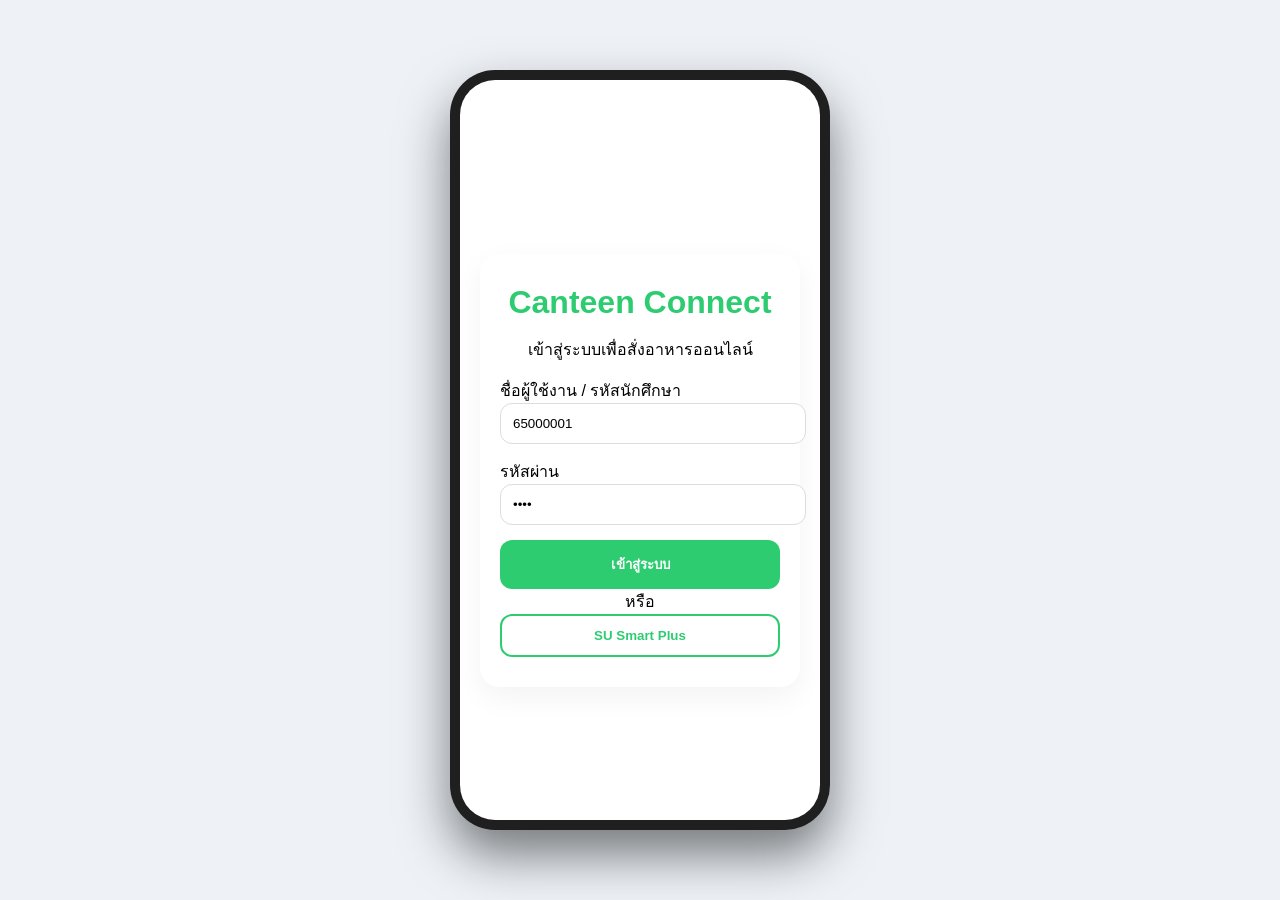
<file: index.html>
<!DOCTYPE html>
<html lang="th">
<head>
    <meta charset="UTF-8">
    <meta name="viewport" content="width=device-width, initial-scale=1.0">
    <title>Canteen Connect</title>
    
    <link rel="stylesheet" href="src/css/phone-frame.css">
    <link rel="stylesheet" href="src/css/login-page.css">
</head>
<body>

    <div class="phone-frame">
        <div class="screen-container">
            <div class="app-content-area">
                <div class="login-wrapper">
                    <div class="login-box">
                        <h1 class="app-title">Canteen Connect</h1>
                        <p class="app-subtitle">เข้าสู่ระบบเพื่อสั่งอาหารออนไลน์</p>
                        <div class="input-field">
                            <label>ชื่อผู้ใช้งาน / รหัสนักศึกษา</label>
                            <input type="text" id="username" placeholder="6XXXXXXX" value="65000001">
                        </div>
                        <div class="input-field">
                            <label>รหัสผ่าน</label>
                            <input type="password" id="password" placeholder="••••••••" value="1234">
                        </div>
                        <button class="btn-primary" onclick="handleLogin()">เข้าสู่ระบบ</button>
                        <div class="divider">หรือ</div>
                        <button class="btn-sso" onclick="handleSSOLogin()">SU Smart Plus</button>
                    </div>
                </div>
            </div>

            <div id="loadingOverlay" class="overlay">
                <div class="spinner"></div>
                <div id="loadingText" class="loading-text">กำลังตรวจสอบข้อมูล...</div>
            </div>

            <div id="statusModal" class="overlay modal-bg">
                <div class="modal-box">
                    <div id="modalIcon" class="status-icon success-icon">✓</div>
                    <h3 id="modalTitle">สำเร็จ!</h3>
                    <p id="modalMessage">เข้าสู่ระบบเรียบร้อย</p>
                    <button class="btn-close" onclick="closeModal()">ตกลง</button>
                </div>
            </div>
        </div>
    </div>

    <script src="src/js/login-logic.js"></script>
</body>
</html>
</file>
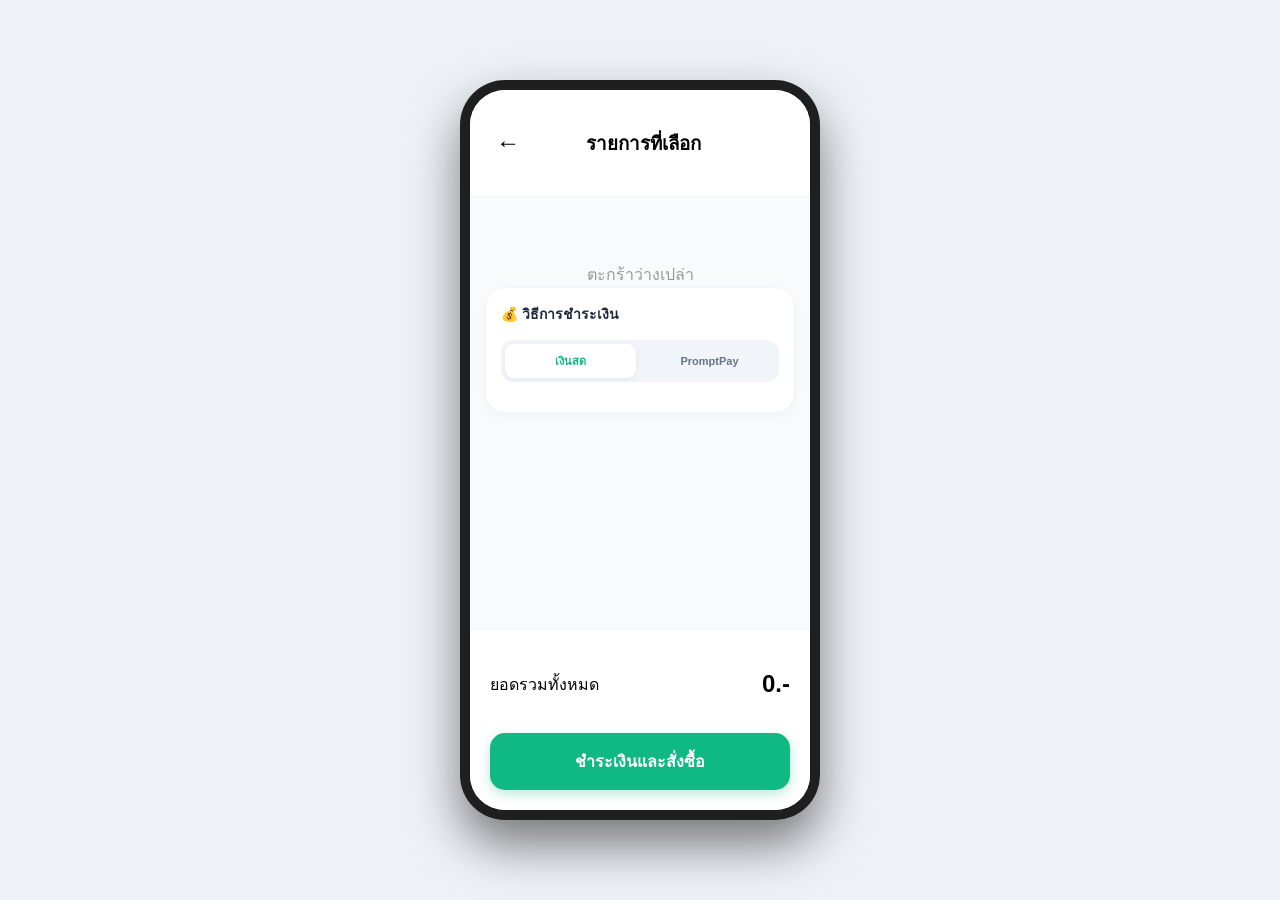
<file: cart.html>
<!DOCTYPE html>
<html lang="th">
<head>
    <meta charset="UTF-8">
    <meta name="viewport" content="width=device-width, initial-scale=1.0">
    <title>Cart - Canteen Connect</title>
    <link rel="stylesheet" href="src/css/phone-frame.css">
    <link rel="stylesheet" href="src/css/cart-style.css">
</head>
<body>
    <div class="phone-frame">
        <div class="screen-container">
            <header class="cart-header">
                <button class="back-btn" onclick="location.href='menu.html'">←</button>
                <h3>รายการที่เลือก</h3>
                <div style="width: 30px;"></div>
            </header>

            <div class="cart-content">
                <div id="cart-items-list"></div>
                
                <div class="payment-section shop-group-container">
                    <div class="shop-group-header">💰 วิธีการชำระเงิน</div>
                    <div class="dining-options">
                        <button class="option-btn active" id="pay-cash" onclick="selectPayment('เงินสด')">เงินสด</button>
                        <button class="option-btn" id="pay-prompt" onclick="selectPayment('PromptPay')">PromptPay</button>
                    </div>
                </div>
            </div>

            <footer class="cart-footer">
                <div class="summary-row">
                    <span>ยอดรวมทั้งหมด</span>
                    <h2 id="total-price">0.-</h2>
                </div>
                <button class="confirm-btn" onclick="confirmOrder()">ชำระเงินและสั่งซื้อ</button>
            </footer>

            <div id="success-overlay" class="modal-overlay">
                <div class="success-modal">
                    <div class="success-icon">✅</div>
                    <h2 id="success-msg">ชำระเงินสำเร็จ!</h2>
                    <p>ระบบกำลังพาคุณไปหน้าติดตามอาหาร</p>
                    <button class="modal-btn" onclick="goToStatus()">ตกลง</button>
                </div>
            </div>
        </div>
    </div>
    <script src="src/js/cart-logic.js"></script>
</body>
</html>
</file>
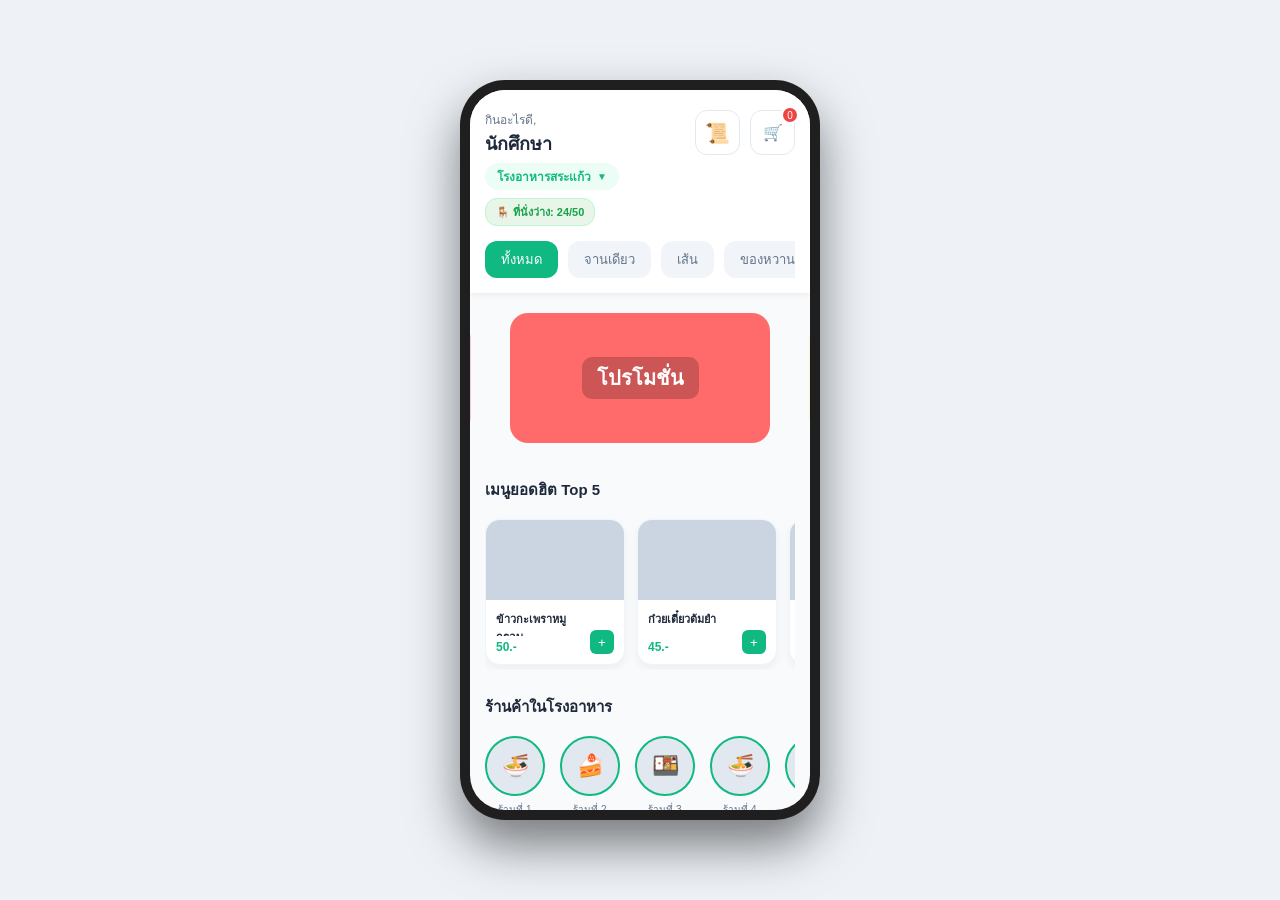
<file: menu.html>
<!DOCTYPE html>
<html lang="th">
<head>
    <meta charset="UTF-8">
    <meta name="viewport" content="width=device-width, initial-scale=1.0">
    <title>Menu - Canteen Connect</title>
    <link rel="stylesheet" href="src/css/phone-frame.css">
    <link rel="stylesheet" href="src/css/menu-style.css">
</head>
<body>

    <div class="phone-frame">
        <div class="screen-container">
            
            <header class="menu-header">
                <div class="header-main">
                    <div class="user-meta">
                        <span class="welcome-text">กินอะไรดี,</span>
                        <h2 id="display-name">คุณนักศึกษา</h2>
                        <div class="location-container">
                            <div class="location-selector" onclick="toggleDropdown()">
                                <span id="active-canteen">โรงอาหารสระแก้ว</span>
                                <span class="chevron" id="drop-arrow">▼</span>
                            </div>
                            <div id="seat-status" class="seat-status good">🪑 ที่นั่งว่าง: 24/50</div>
                            <div class="canteen-dropdown" id="canteen-list"></div>
                        </div>
                    </div>
                    <div style="display: flex; gap: 10px;">
                        <div class="history-control" onclick="viewHistory()">
                            <div class="history-icon">📜</div>
                        </div>
                        <div class="cart-control" onclick="viewCart()">
                            <div class="cart-icon">🛒</div>
                            <span class="cart-count" id="cart-count">0</span>
                        </div>
                    </div>
                </div>
                <div class="category-bar">
                    <button class="cat-item active" onclick="selectCategory('ทั้งหมด', this)">ทั้งหมด</button>
                    <button class="cat-item" onclick="selectCategory('จานเดียว', this)">จานเดียว</button>
                    <button class="cat-item" onclick="selectCategory('เส้น', this)">เส้น</button>
                    <button class="cat-item" onclick="selectCategory('ของหวาน', this)">ของหวาน</button>
                </div>
            </header>

            <div class="scroll-view">
                <section class="promo-section">
                    <div class="promo-track" id="promo-slider"></div>
                </section>

                <section class="food-display-area">
                    <div class="sub-section">
                        <h3 class="sub-title">เมนูยอดฮิต Top 5</h3>
                        <div class="top-5-scroll" id="top-5-list"></div>
                    </div>

                    <div class="sub-section">
                        <h3 class="sub-title">ร้านค้าในโรงอาหาร</h3>
                        <div class="shop-horizontal-list" id="shop-list"></div>
                    </div>

                    <div class="sub-section">
                        <h3 class="sub-title">เมนูทั้งหมด</h3>
                        <div class="menu-grid" id="full-menu-grid"></div>
                    </div>
                </section>
            </div>

            <div id="sheet-overlay" class="sheet-overlay" onclick="closeShopSheet()"></div>
            <div id="shop-sheet" class="bottom-sheet">
                <div class="sheet-handle" onclick="closeShopSheet()"></div>
                <div id="shop-sheet-content"></div>
            </div>

            <div id="notif-overlay" class="notif-modal-overlay">
                <div class="notif-modal">
                    <div class="notif-icon">🔔</div>
                    <h2>อาหารเสร็จแล้ว!</h2>
                    <div id="ready-shops-list" class="ready-list"></div>
                    <button class="notif-btn" onclick="goToStatus()">ไปรับอาหาร</button>
                </div>
            </div>

        </div>
    </div>

    <script src="src/js/menu-logic.js"></script>
</body>
</html>
</file>
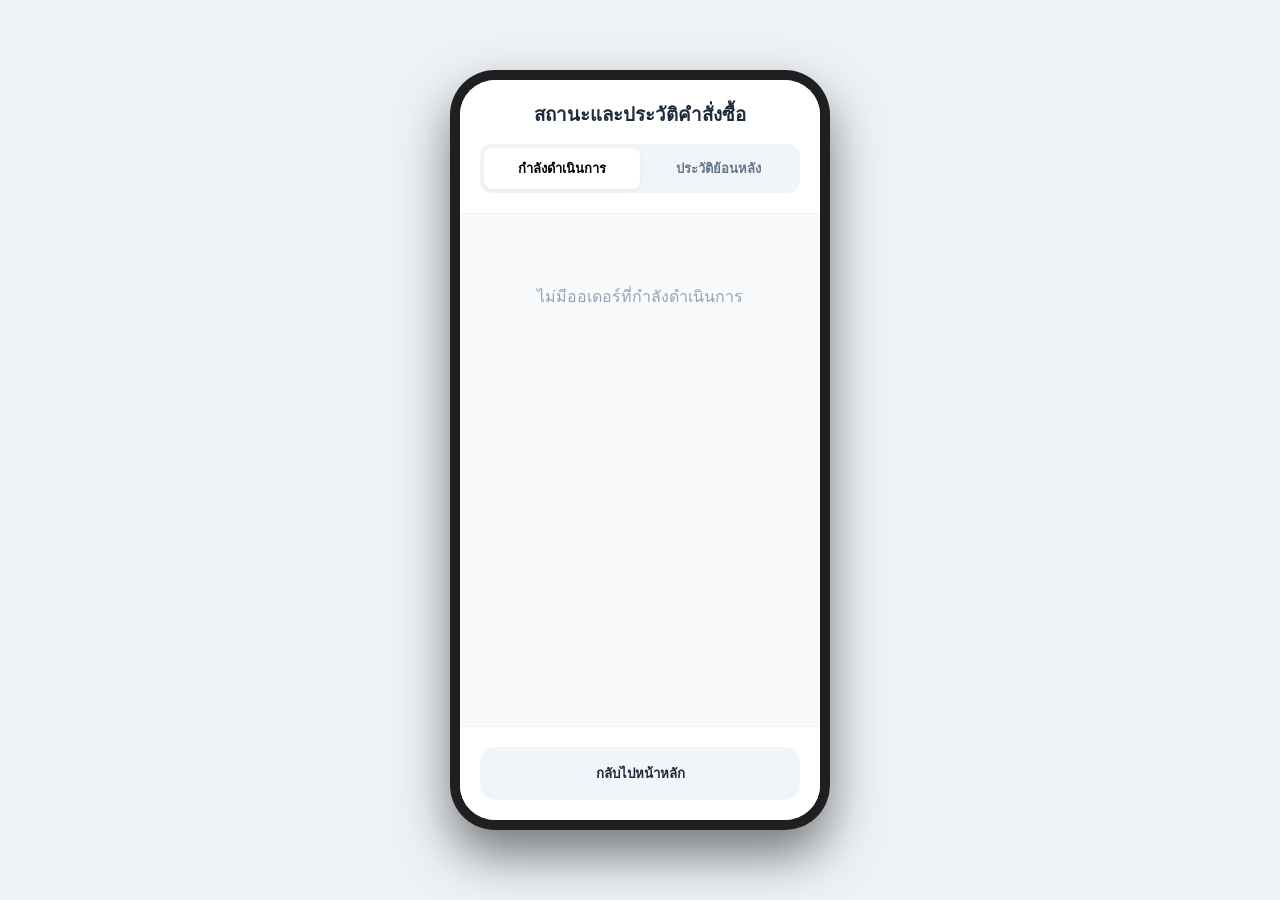
<file: order-status.html>
<!DOCTYPE html>
<html lang="th">
<head>
    <meta charset="UTF-8">
    <meta name="viewport" content="width=device-width, initial-scale=1.0">
    <title>Status & History - Canteen Connect</title>
    <link rel="stylesheet" href="src/css/phone-frame.css">
    <link rel="stylesheet" href="src/css/order-status.css">
</head>
<body>
    <div class="phone-frame">
        <div class="screen-container">
            <header class="status-header">
                <h3>สถานะและประวัติคำสั่งซื้อ</h3>
                <div class="tab-container">
                    <button class="tab-btn active" onclick="switchTab('active')">กำลังดำเนินการ</button>
                    <button class="tab-btn" onclick="switchTab('history')">ประวัติย้อนหลัง</button>
                </div>
            </header>

            <div class="status-content" id="order-container">
                </div>

            <footer class="status-footer">
                <button class="home-btn" onclick="location.href='menu.html'">กลับไปหน้าหลัก</button>
            </footer>
        </div>
    </div>
    <script src="src/js/order-status.js"></script>
</body>
</html>
</file>
<file: src/css/phone-frame.css>
body {
    margin: 0;
    min-height: 100vh;
    display: flex;
    justify-content: center;
    align-items: center;
    background: #eef2f7;
    font-family: sans-serif;
}
.phone-frame {
    width: 360px;
    height: 740px;
    background-color: #1f1f1f;
    border-radius: 45px;
    padding: 10px;
    box-shadow: 0 25px 50px rgba(0,0,0,0.5);
    position: relative;
}
.screen-container {
    width: 100%;
    height: 100%;
    background-color: #fff;
    border-radius: 35px;
    overflow: hidden;
    position: relative;
    display: flex;
    flex-direction: column;
}
.app-content-area {
    flex: 1;
    overflow-y: auto;
    scrollbar-width: none;
}
.app-content-area::-webkit-scrollbar { display: none; }
</file>
<file: src/css/login-page.css>
:root {
    --primary-color: #2ecc71;
    --primary-dark: #27ae60;
}
.login-wrapper { display: flex; flex-direction: column; justify-content: center; min-height: 100%; padding: 20px; }
.login-box { background: white; padding: 30px 20px; border-radius: 20px; text-align: center; box-shadow: 0 10px 30px rgba(0,0,0,0.05); }
.app-title { color: var(--primary-color); margin: 0 0 5px 0; }
.input-field { text-align: left; margin-bottom: 15px; }
.input-field input { width: 100%; padding: 12px; border-radius: 12px; border: 1px solid #ddd; outline: none; }
.btn-primary { width: 100%; padding: 14px; background: var(--primary-color); color: white; border: none; border-radius: 12px; font-weight: bold; cursor: pointer; }
.btn-sso { width: 100%; padding: 12px; border: 2px solid var(--primary-color); background: white; color: var(--primary-color); border-radius: 12px; font-weight: 600; cursor: pointer; }
.overlay { position: absolute; top: 0; left: 0; width: 100%; height: 100%; background: rgba(255,255,255,0.9); display: none; justify-content: center; align-items: center; z-index: 100; border-radius: 35px; }
.spinner { width: 40px; height: 40px; border: 4px solid #f3f3f3; border-top: 4px solid var(--primary-color); border-radius: 50%; animation: spin 1s linear infinite; }
@keyframes spin { 0% { transform: rotate(0deg); } 100% { transform: rotate(360deg); } }
.modal-box { background: white; padding: 30px 20px; border-radius: 20px; width: 80%; text-align: center; }
.status-icon { width: 60px; height: 60px; border-radius: 50%; margin: 0 auto 15px; display: flex; justify-content: center; align-items: center; color: white; background: var(--primary-color); font-size: 30px; }
</file>
<file: src/css/cart-style.css>
:root {
    --app-primary: #10b981;
    --text-main: #1e293b;
    --app-bg: #f8fafc;
}

::-webkit-scrollbar { display: none; }
* { box-sizing: border-box; scrollbar-width: none; }

.screen-container { background: white; display: flex; flex-direction: column; height: 100%; overflow-x: hidden; position: relative; }

.cart-header { padding: 20px; display: flex; justify-content: space-between; align-items: center; border-bottom: 1px solid #f1f5f9; background: white; flex-shrink: 0; }
.back-btn { background: none; border: none; font-size: 24px; cursor: pointer; }

.cart-content { flex: 1; overflow-y: auto; overflow-x: hidden; padding: 15px; background: var(--app-bg); width: 100%; }

.shop-group-container {
    background: white; border-radius: 20px; padding: 15px; margin-bottom: 20px;
    box-shadow: 0 4px 12px rgba(0,0,0,0.03); border: 1px solid #f1f5f9;
}

.shop-group-header { font-weight: 800; color: var(--text-main); font-size: 14px; margin-bottom: 12px; display: flex; align-items: center; gap: 8px; }

.dining-options { display: flex; gap: 8px; margin: 15px 0; background: #f1f5f9; padding: 4px; border-radius: 12px; }
.option-btn { flex: 1; padding: 8px 4px; border: none; border-radius: 9px; background: transparent; color: #64748b; font-size: 11px; font-weight: 600; cursor: pointer; transition: 0.2s; }
.option-btn.active { background: white; color: var(--app-primary); box-shadow: 0 2px 6px rgba(0,0,0,0.05); }

.cart-item-card { display: flex; justify-content: space-between; align-items: center; padding: 10px 0; border-bottom: 1px dashed #f1f5f9; }
.item-info h4 { margin: 0; font-size: 13px; color: var(--text-main); }
.item-info span { color: var(--app-primary); font-weight: bold; font-size: 12px; }

.stepper { display: flex; align-items: center; gap: 10px; background: #f1f5f9; padding: 4px 8px; border-radius: 8px; }
.step-btn { background: white; border: none; width: 22px; height: 22px; border-radius: 4px; cursor: pointer; font-weight: bold; display: flex; justify-content: center; align-items: center; }

.shop-notes-area { margin-top: 15px; }
.shop-notes-area input { width: 100%; padding: 10px; border-radius: 10px; border: 1px solid #e2e8f0; font-size: 12px; background: #f8fafc; outline: none; }

.cart-footer { padding: 20px; border-top: 1px solid #f1f5f9; background: white; flex-shrink: 0; }
.summary-row { display: flex; justify-content: space-between; align-items: center; margin-bottom: 15px; }
.confirm-btn { width: 100%; padding: 16px; background: var(--app-primary); color: white; border: none; border-radius: 15px; font-weight: bold; font-size: 16px; cursor: pointer; box-shadow: 0 4px 12px rgba(16, 185, 129, 0.3); }

/* ✨ ส่วนที่เพิ่ม: สไตล์ Modal กลางจอ */
.modal-overlay {
    position: absolute; top: 0; left: 0; width: 100%; height: 100%;
    background: rgba(0, 0, 0, 0.5); display: none; align-items: center; justify-content: center;
    z-index: 1000; backdrop-filter: blur(2px);
}
.success-modal {
    background: white; width: 80%; padding: 30px; border-radius: 25px;
    text-align: center; box-shadow: 0 20px 25px -5px rgba(0, 0, 0, 0.1);
    transform: translateY(20px); transition: 0.3s;
}
.success-icon { font-size: 50px; margin-bottom: 15px; }
.success-modal h2 { font-size: 20px; color: var(--text-main); margin-bottom: 8px; }
.success-modal p { font-size: 14px; color: #64748b; margin-bottom: 25px; }
.modal-btn {
    width: 100%; padding: 12px; background: var(--app-primary); color: white;
    border: none; border-radius: 12px; font-weight: bold; cursor: pointer;
}
</file>
<file: src/css/menu-style.css>
:root {
    --app-primary: #10b981;
    --app-bg: #f8fafc;
    --text-main: #1e293b;
    --text-sub: #64748b;
}

* { box-sizing: border-box; }

.screen-container { background-color: var(--app-bg); display: flex; flex-direction: column; height: 100%; position: relative; }

/* Header & Dropdown */
.menu-header { background: white; padding: 20px 15px 10px; box-shadow: 0 4px 6px -1px rgba(0,0,0,0.05); z-index: 100; flex-shrink: 0; }
.header-main { display: flex; justify-content: space-between; align-items: flex-start; margin-bottom: 15px; }
.welcome-text { font-size: 12px; color: var(--text-sub); }
#display-name { font-size: 18px; margin: 0; color: var(--text-main); }
.location-container { position: relative; display: inline-block; margin-top: 5px; }
.location-selector { background: #ecfdf5; color: var(--app-primary); padding: 4px 12px; border-radius: 20px; font-size: 12px; font-weight: 600; cursor: pointer; display: flex; align-items: center; gap: 6px; }
.chevron { font-size: 10px; transition: 0.3s; }
.chevron.rotate { transform: rotate(180deg); }
.canteen-dropdown { position: absolute; top: 120%; left: 0; width: 200px; background: white; border-radius: 15px; box-shadow: 0 10px 25px rgba(0,0,0,0.1); border: 1px solid #f1f5f9; display: none; flex-direction: column; overflow: hidden; z-index: 200; }
.canteen-dropdown.show { display: flex; }
.canteen-item { padding: 12px 15px; font-size: 13px; cursor: pointer; border-bottom: 1px solid #f8fafc; color: var(--text-main); }
.canteen-item.selected { font-weight: bold; color: var(--app-primary); background: #f0fff4; }

.cart-control { position: relative; background: white; border: 1.5px solid #e2e8f0; width: 45px; height: 45px; border-radius: 12px; display: flex; justify-content: center; align-items: center; cursor: pointer; }
.cart-count { position: absolute; top: -5px; right: -5px; background: #ef4444; color: white; font-size: 10px; width: 18px; height: 18px; border-radius: 50%; display: flex; justify-content: center; align-items: center; border: 2px solid white; }

/* ✨ สไตล์ปุ่มประวัติคำสั่งซื้อ */
.history-control {
    position: relative; 
    background: white; 
    border: 1.5px solid #e2e8f0; 
    width: 45px; 
    height: 45px; 
    border-radius: 12px; 
    display: flex; 
    justify-content: center; 
    align-items: center; 
    cursor: pointer;
    font-size: 20px;
    transition: background 0.2s;
}
.history-control:hover { background: #f8fafc; }

/* ✨ สไตล์ป้ายบอกที่นั่งว่าง */
.seat-status {
    display: inline-block;
    margin-top: 8px;
    padding: 4px 10px;
    border-radius: 12px;
    font-size: 11px;
    font-weight: 700;
    transition: all 0.3s ease;
}
.seat-status.good { background-color: #e8f5e9; color: #16a34a; border: 1px solid #bbf7d0; }
.seat-status.warning { background-color: #fff7ed; color: #ea580c; border: 1px solid #fed7aa; }
.seat-status.danger { background-color: #fef2f2; color: #dc2626; border: 1px solid #fecaca; }

.category-bar { display: flex; gap: 10px; overflow-x: auto; padding-bottom: 5px; scrollbar-width: none; }
.cat-item { padding: 8px 16px; border-radius: 12px; border: none; background: #f1f5f9; color: var(--text-sub); white-space: nowrap; font-size: 13px; cursor: pointer; }
.cat-item.active { background: var(--app-primary); color: white; }

/* Scroll Area */
.scroll-view { flex: 1; overflow-y: auto; scrollbar-width: none; padding-bottom: 30px; }
.scroll-view::-webkit-scrollbar { display: none; }

/* Promo Slider */
.promo-section { padding: 20px 0; overflow: hidden; position: relative; width: 100%; }
.promo-track { display: flex; align-items: center; }
.promo-card { flex-shrink: 0; width: 260px; height: 130px; margin: 0 10px; border-radius: 18px; display: flex; justify-content: center; align-items: center; color: white; font-weight: bold; font-size: 20px; transition: 0.4s ease; opacity: 0.4; transform: scale(0.85); }
.promo-card.active { opacity: 1; transform: scale(1); }
.promo-card span { background: rgba(0,0,0,0.2); padding: 5px 15px; border-radius: 10px; backdrop-filter: blur(4px); }

/* Sections */
.food-display-area { padding: 0 15px; }
.sub-section { margin-bottom: 25px; }
.sub-title { font-size: 15px; color: var(--text-main); margin-bottom: 12px; font-weight: 700; }
.shop-horizontal-list { display: flex; gap: 15px; overflow-x: auto; padding: 5px 0; scrollbar-width: none; }
.shop-circle { width: 60px; height: 60px; background: #e2e8f0; border-radius: 50%; margin-bottom: 6px; border: 2px solid var(--app-primary); display: flex; justify-content: center; align-items: center; font-size: 22px; flex-shrink: 0; }
.shop-name-label { font-size: 10px; color: var(--text-sub); text-align: center; display: block; }
.top-5-scroll { display: flex; gap: 12px; overflow-x: auto; padding: 5px 0; scrollbar-width: none; }
.top-card { flex-shrink: 0; width: 140px; background: white; border-radius: 15px; overflow: hidden; box-shadow: 0 4px 10px rgba(0,0,0,0.05); border: 1px solid #f1f5f9; position: relative; }
.top-img { height: 80px; background: #cbd5e1; }
.top-info { padding: 10px; padding-right: 35px; }
.top-name { font-size: 11px; font-weight: 600; color: var(--text-main); display: block; height: 2.4em; overflow: hidden; }
.top-price { color: var(--app-primary); font-weight: 700; font-size: 12px; margin-top: 4px; display: block; }
.menu-grid { display: grid; grid-template-columns: 1fr 1fr; gap: 12px; }
.food-card { background: white; border-radius: 15px; overflow: hidden; box-shadow: 0 2px 5px rgba(0,0,0,0.03); border: 1px solid #f1f5f9; }
.food-img-area { height: 90px; background: #f1f5f9; }
.food-info-area { padding: 10px; }
.food-title { font-size: 12px; margin: 0 0 5px 0; color: var(--text-main); }
.price-row { display: flex; justify-content: space-between; align-items: center; margin-top: 8px; }
.food-price-tag { color: var(--app-primary); font-weight: 700; font-size: 13px; }

/* Buttons */
.add-btn { background: var(--app-primary); color: white; border: none; width: 28px; height: 28px; border-radius: 8px; font-weight: bold; cursor: pointer; }
.add-btn-mini { position: absolute; bottom: 10px; right: 10px; background: var(--app-primary); color: white; border: none; width: 24px; height: 24px; border-radius: 6px; cursor: pointer; }

/* Bottom Sheet */
.sheet-overlay { position: absolute; top: 0; left: 0; width: 100%; height: 100%; background: rgba(0,0,0,0.5); z-index: 500; display: none; backdrop-filter: blur(2px); }
.bottom-sheet { position: absolute; bottom: -100%; left: 0; width: 100%; height: 80%; background: white; border-radius: 30px 30px 0 0; z-index: 600; transition: bottom 0.4s cubic-bezier(0.25, 1, 0.5, 1); display: flex; flex-direction: column; }
.bottom-sheet.active { bottom: 0; }
.sheet-handle { width: 40px; height: 5px; background: #e2e8f0; border-radius: 10px; margin: 12px auto; cursor: pointer; }
#shop-sheet-content { flex: 1; overflow-y: auto; padding: 0 20px 20px; scrollbar-width: none; }
.sheet-header { margin-bottom: 20px; text-align: center; }
.sheet-shop-img { width: 100%; height: 120px; background: #f1f5f9; border-radius: 20px; margin-bottom: 15px; }
.sheet-shop-name { font-size: 20px; font-weight: 800; color: var(--text-main); }
.shop-menu-list { display: flex; flex-direction: column; gap: 15px; }
.shop-menu-item { display: flex; align-items: center; gap: 15px; padding: 10px; background: #f8fafc; border-radius: 15px; }
.menu-item-info { flex: 1; }
.menu-item-name { font-size: 14px; font-weight: 600; display: block; }
.menu-item-price { font-size: 13px; color: var(--app-primary); font-weight: 700; }

/* สไตล์ Modal แจ้งเตือนกลางจอ */
.notif-modal-overlay {
    position: absolute; top: 0; left: 0; width: 100%; height: 100%;
    background: rgba(0, 0, 0, 0.6); display: none; align-items: center; justify-content: center;
    z-index: 9999; backdrop-filter: blur(4px);
}
.notif-modal {
    background: white; width: 85%; padding: 30px; border-radius: 25px;
    text-align: center; box-shadow: 0 20px 50px rgba(0,0,0,0.2);
}
.notif-icon { font-size: 50px; margin-bottom: 15px; }
.notif-modal h2 { font-size: 20px; color: var(--text-main); margin-bottom: 15px; }
.ready-list { text-align: left; background: #f0fff4; padding: 15px; border-radius: 15px; margin-bottom: 20px; border: 1px solid #d1fae5; }
.ready-item { font-size: 14px; color: var(--text-main); margin-bottom: 5px; font-weight: 600; }
.notif-btn { width: 100%; padding: 15px; background: var(--app-primary); color: white; border: none; border-radius: 15px; font-weight: bold; cursor: pointer; }
</file>
<file: src/css/order-status.css>
.status-header { padding: 20px; text-align: center; background: white; border-bottom: 1px solid #f1f5f9; }
.status-header h3 { margin: 0 0 15px 0; color: #1e293b; }

/* ✨ เพิ่มสไตล์สำหรับ Tab */
.tab-container { display: flex; background: #f1f5f9; border-radius: 12px; padding: 4px; }
.tab-btn { flex: 1; padding: 10px; border: none; background: transparent; border-radius: 8px; font-weight: 600; color: #64748b; font-size: 13px; cursor: pointer; transition: 0.3s; }
.tab-btn.active { background: white; color: var(--app-primary); box-shadow: 0 2px 5px rgba(0,0,0,0.05); }

.status-content { flex: 1; overflow-y: auto; padding: 20px; background: #f8fafc; }

/* Queue Card */
.queue-card { padding: 25px; border-radius: 20px; text-align: center; margin-bottom: 20px; color: white; transition: background 0.5s; }
.queue-card h1 { font-size: 42px; margin: 10px 0; letter-spacing: 2px; }
.badge { background: rgba(255,255,255,0.2); padding: 4px 12px; border-radius: 20px; font-size: 12px; display: inline-block; }

/* Timeline */
.tracking-list { padding-left: 10px; margin-bottom: 20px; }
.track-item { display: flex; gap: 20px; align-items: flex-start; opacity: 0.4; transition: 0.5s; }
.track-item.active { opacity: 1; }
.track-dot { width: 14px; height: 14px; background: #cbd5e1; border-radius: 50%; margin-top: 4px; position: relative; }
.track-item.active .track-dot { background: var(--app-primary); box-shadow: 0 0 0 4px rgba(16, 185, 129, 0.2); }
.track-line { width: 2px; height: 30px; background: #cbd5e1; margin-left: 6px; }
.track-line.active { background: var(--app-primary); }
.track-text .title { font-weight: 700; font-size: 15px; margin: 0; color: #1e293b; }
.track-text .desc { font-size: 12px; color: #64748b; margin: 2px 0 0 0; }

/* Summary Box */
.order-summary-box { background: white; padding: 20px; border-radius: 18px; border: 1px solid #e2e8f0; margin-bottom: 15px; }
.summary-label { font-size: 13px; font-weight: 700; margin-bottom: 12px; color: #1e293b; }
.item-line { display: flex; justify-content: space-between; font-size: 13px; margin-bottom: 6px; color: #64748b; }

/* ✨ ปุ่มกดรับอาหาร */
.btn-receive { width: 100%; padding: 15px; border-radius: 12px; border: none; background: #1e293b; color: white; font-weight: bold; font-size: 15px; cursor: pointer; transition: 0.2s; box-shadow: 0 4px 10px rgba(0,0,0,0.1); }
.btn-receive:hover { transform: translateY(-2px); box-shadow: 0 6px 15px rgba(0,0,0,0.15); }
.btn-receive:active { transform: translateY(0); }

.status-footer { padding: 20px; background: white; border-top: 1px solid #f1f5f9; }
.home-btn { width: 100%; padding: 16px; background: #f1f5f9; color: #1e293b; border: none; border-radius: 15px; font-weight: bold; cursor: pointer; transition: 0.2s; }
.home-btn:hover { background: #e2e8f0; }

/* ✨ สไตล์สำหรับการ์ดประวัติ (สีเทา) */
.history-card .queue-card { background: #94a3b8 !important; padding: 15px; }
.history-card .queue-card h1 { font-size: 28px; }
.history-card .tracking-list { display: none; } /* ซ่อน Timeline ในหน้าประวัติ */
.history-date { font-size: 11px; color: #94a3b8; text-align: center; margin-bottom: 10px; }
</file>
